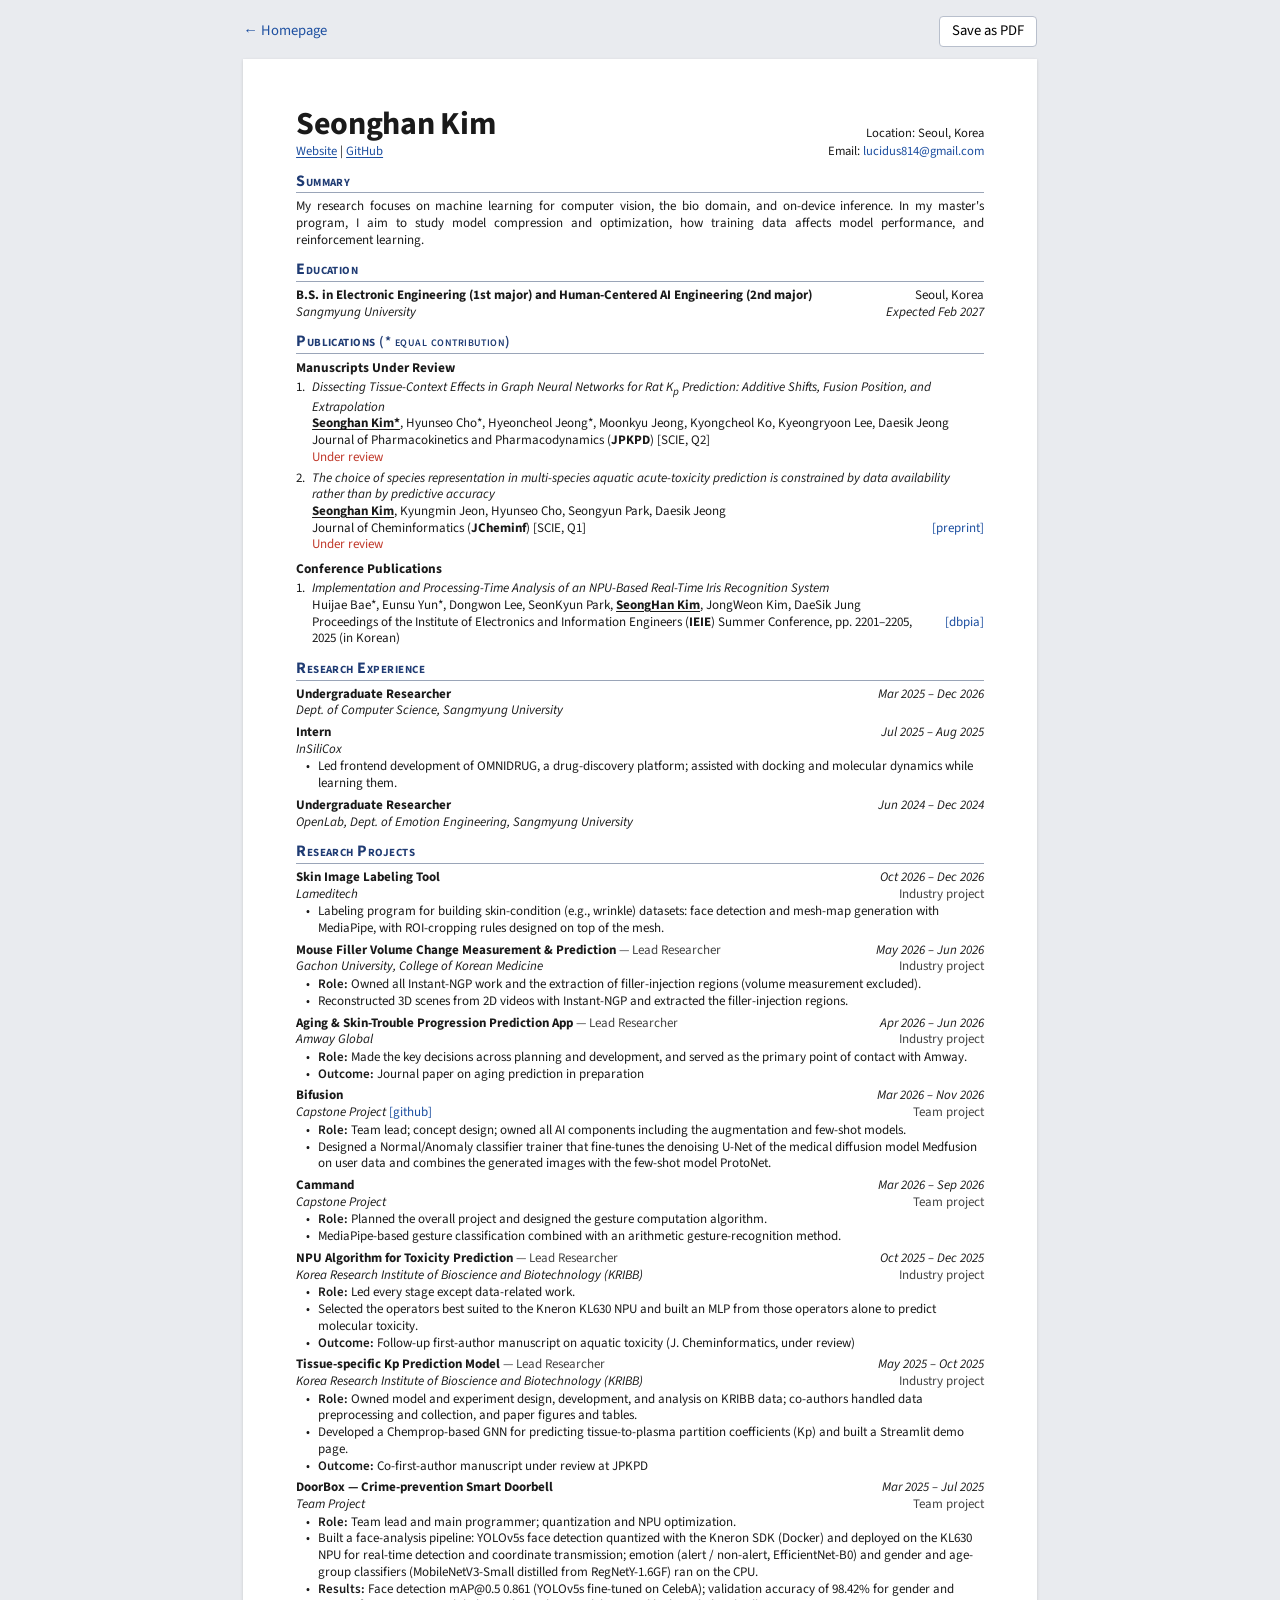
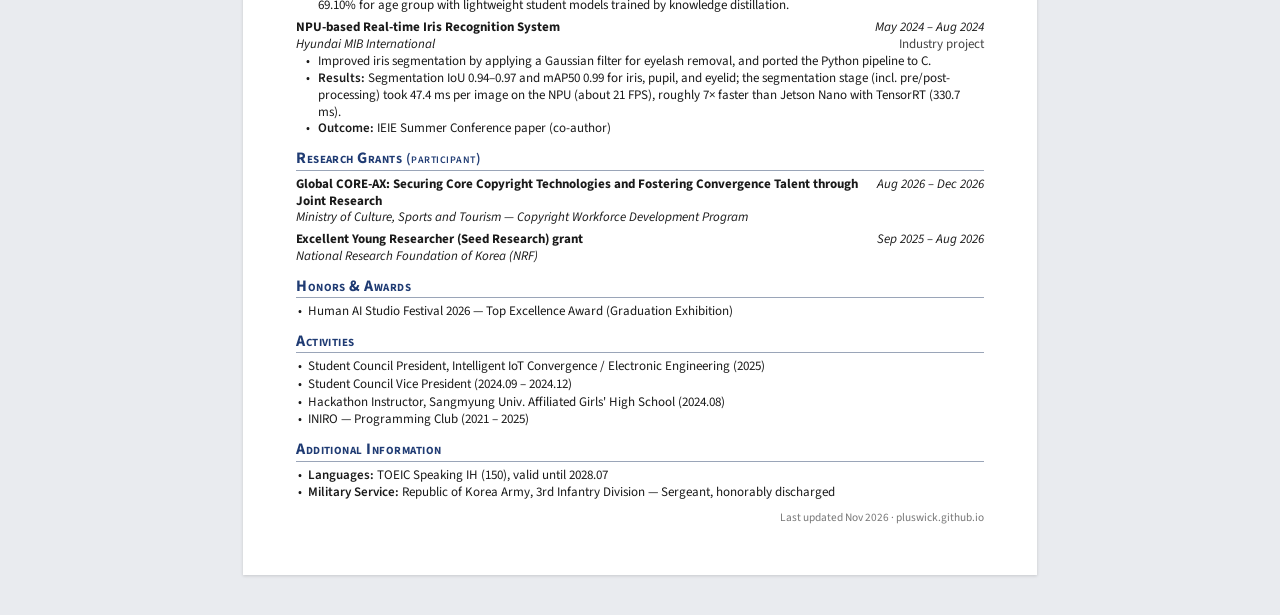
<file: cv.html>
<!DOCTYPE html>
<html lang="en">
<head>
  <meta charset="utf-8" />
  <meta name="viewport" content="width=device-width, initial-scale=1" />
  <title>CV — Seonghan Kim</title>
  <link rel="icon" href="assets/favicon.svg" type="image/svg+xml" />
  <!-- Bump ?v= when you change these files -->
  <link rel="stylesheet" href="assets/cv.css?v=3" />
</head>
<body>
  <div class="toolbar">
    <a href="./">← Homepage</a>
    <button type="button" onclick="window.print()">Save as PDF</button>
  </div>
  <main class="sheet" id="cv"></main>
  <script src="data/content.js?v=14"></script>
  <script src="assets/cv.js?v=2"></script>
</body>
</html>
</file>
<file: assets/cv.css>
@font-face { font-family: "Source Sans 3"; font-weight: 400; font-style: normal; src: url("fonts/source-sans-3-latin-400-normal.woff2") format("woff2"); }
@font-face { font-family: "Source Sans 3"; font-weight: 400; font-style: italic; src: url("fonts/source-sans-3-latin-400-italic.woff2") format("woff2"); }
@font-face { font-family: "Source Sans 3"; font-weight: 600; font-style: normal; src: url("fonts/source-sans-3-latin-600-normal.woff2") format("woff2"); }
@font-face { font-family: "Source Sans 3"; font-weight: 600; font-style: italic; src: url("fonts/source-sans-3-latin-600-italic.woff2") format("woff2"); }
@font-face { font-family: "Source Sans 3"; font-weight: 700; font-style: normal; src: url("fonts/source-sans-3-latin-700-normal.woff2") format("woff2"); }
@font-face { font-family: "Source Sans 3"; font-weight: 700; font-style: italic; src: url("fonts/source-sans-3-latin-700-italic.woff2") format("woff2"); }

:root {
  --ink: #1a1a1a;
  --soft: #444;
  --head: #1f3b73;
  --link: #1d4fa0;
  --note: #c0392b;
  --rule: #9aa5b8;
}

@page { size: A4; margin: 12mm 13mm 12mm 13mm; }

* { box-sizing: border-box; }
html { -webkit-print-color-adjust: exact; print-color-adjust: exact; }
body {
  margin: 0; background: #e9ebef; color: var(--ink);
  font-family: "Source Sans 3", "Source Sans Pro", "Helvetica Neue", Arial, sans-serif;
  font-size: 9.8pt; line-height: 1.28;
}
a { color: var(--link); text-decoration: none; }
p, ul, ol, h1, h2, h3 { margin: 0; padding: 0; }

/* Screen preview */
.toolbar {
  max-width: 210mm; margin: 16px auto 0; display: flex; justify-content: space-between; align-items: center;
  font-size: 11pt;
}
.toolbar button {
  font: inherit; padding: 5px 12px; border: 1px solid #b8bfcc; border-radius: 4px; background: #fff; cursor: pointer;
}
.sheet {
  width: 210mm; min-height: 297mm; margin: 12px auto 40px; padding: 13mm 14mm;
  background: #fff; box-shadow: 0 1px 3px rgba(0,0,0,.15);
}

/* Header */
.hd { display: grid; grid-template-columns: 1fr auto; row-gap: 2px; align-items: end; }
.hd h1 { font-size: 24pt; font-weight: 700; line-height: 1.05; letter-spacing: -0.01em; }
.hd .r { text-align: right; font-size: 9.5pt; }
.hd .links { font-size: 9.5pt; }
.hd .links a { text-decoration: underline; text-underline-offset: 1.5px; }

/* Sections */
section { margin-top: 11px; }
h2 {
  font-size: 12pt; font-weight: 700; color: var(--head); font-variant: small-caps; letter-spacing: .03em;
  border-bottom: .8px solid var(--rule); padding-bottom: 1px; margin-bottom: 5px;
}
h2 .sub { font-weight: 600; font-size: 10.5pt; }
h3 { font-size: 10pt; font-weight: 700; margin: 7px 0 3px; }
h2 + h3 { margin-top: 2px; }

.summary { text-align: justify; }

/* Two-column rows: left text, right date/location */
.row { display: flex; justify-content: space-between; gap: 12px; }
.row > :last-child { white-space: nowrap; text-align: right; }
.entry { break-inside: avoid; }
.entry + .entry { margin-top: 5px; }
.b { font-weight: 700; }
.i { font-style: italic; }
.muted { color: var(--soft); }

/* Publications */
ol.pubs { list-style: none; counter-reset: pub; }
ol.pubs > li { counter-increment: pub; position: relative; padding-left: 16px; break-inside: avoid; }
ol.pubs > li + li { margin-top: 4px; }
ol.pubs > li::before { content: counter(pub) "."; position: absolute; left: 0; top: 0; }
.ptitle { font-style: italic; }
.me { font-weight: 700; text-decoration: underline; text-underline-offset: 1.5px; }
.venue .abbr { font-weight: 700; }
.note { color: var(--note); }

/* Bullets */
ul.bul { list-style: none; margin-top: 1px; }
ul.bul > li { position: relative; padding-left: 22px; }
ul.bul > li::before { content: "•"; position: absolute; left: 10px; }
ul.plain { list-style: none; }
ul.plain > li { position: relative; padding-left: 12px; }
ul.plain > li::before { content: "•"; position: absolute; left: 2px; }
ul.plain > li + li { margin-top: 1px; }

.kv b { font-weight: 600; }
.foot { margin-top: 10px; font-size: 8.5pt; color: #777; text-align: right; }

@media print {
  body { background: #fff; }
  .toolbar { display: none; }
  .sheet { width: auto; min-height: 0; margin: 0; padding: 0; box-shadow: none; }
  section { margin-top: 9px; }
  .foot { margin-top: 6px; }
}
@media screen and (max-width: 820px) {
  .sheet { width: auto; min-height: 0; margin: 12px; padding: 18px; }
  .toolbar { margin: 12px 12px 0; }
}
</file>
